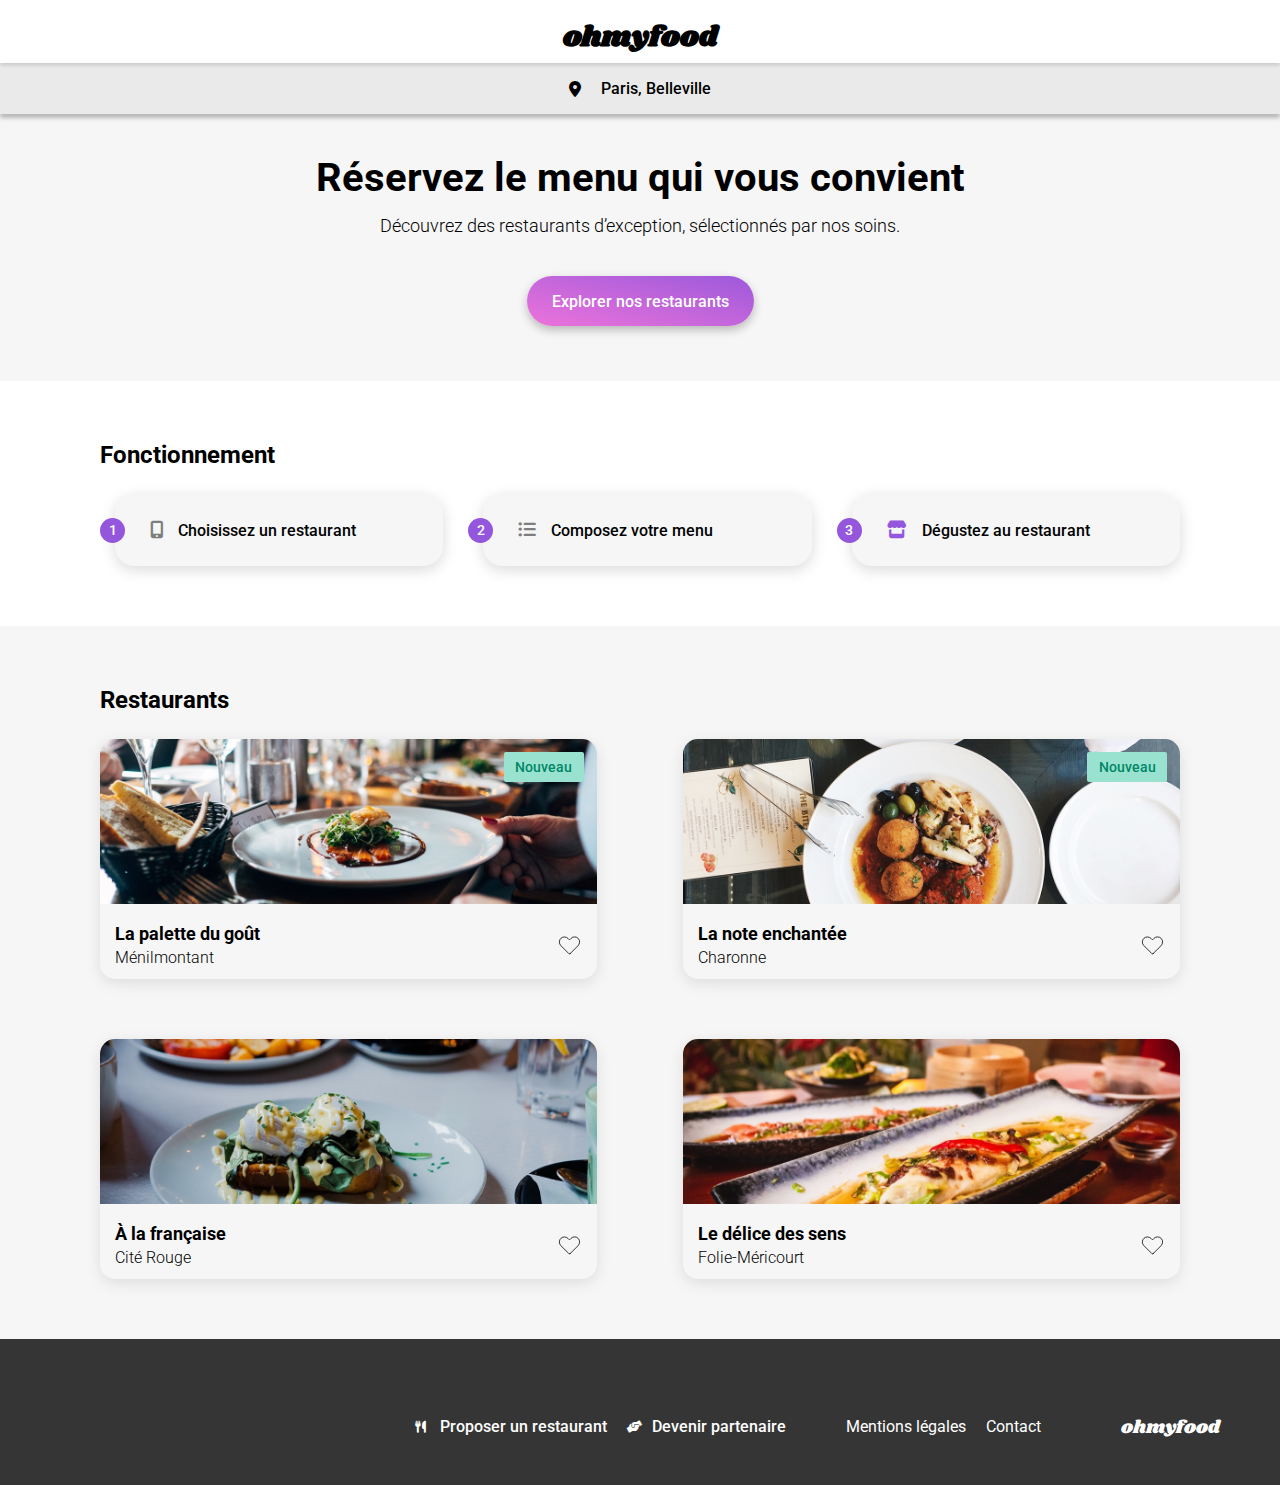
<file: index.html>
<!DOCTYPE html>
<html lang="fr">
    <head>
        <meta charset="UTF-8">
        <meta name="viewport" content="width=device-width, initial-scale=1.0">
        <title>Oh My Food</title>
        <link rel="preconnect" href="https://fonts.gstatic.com" crossorigin>
        <link rel="stylesheet" href="https://fonts.googleapis.com/css2?family=Roboto:wght@300;400;500;600;700&family=Shrikhand&display=swap">
        <link rel="stylesheet" href="https://cdnjs.cloudflare.com/ajax/libs/font-awesome/6.0.0/css/all.min.css">
        <link rel="stylesheet" href="./assets/css/style.css">
        <link rel="stylesheet" href="./assets/css/homepage.css">
    </head>
    <body>
        <header class="homepage-header flex-center-center-col">
            <div class="header-title flex-center-center">
                <h1>ohmyfood</h1>
            </div>
            <div class="header-location flex-center-center">
                <i class="fa-solid fa-location-dot"></i>
                <p>Paris, Belleville</p>
            </div>
        </header>
        <main>
            <div class="loader-container loader-3000">
                <div class="loader">
                    <p class="slideIn-200">Oh</p>
                    <p class="slideIn-400">My</p>
                    <p class="slideIn-600">Food</p>
                </div>
            </div>
            <section class="homepage-call-to-action homepage-contrast-background flex-center-center-col">
                <div class="call-to-action-txt flex-center-center-col">
                    <h2>Réservez le menu qui vous convient</h2>
                    <p>Découvrez des restaurants d’exception, sélectionnés par nos soins.</p>
                </div>
                <a href="#restaurants" class="gradient-button">Explorer nos restaurants</a>
            </section>
            <section class="process-presentation-container flex-center-center">
                <div class="process-presentation flex-center-start-col">
                    <h2>Fonctionnement</h2>
                    <div class="process-steps flex-center-center-col">
                        <div class="process-step flex-left-center homepage-contrast-background">
                            <span class="process-step-number flex-center-center">1</span>
                            <i class="grey-icon flex-center-center fa-solid fa-mobile-screen-button"></i>
                            <p>Choisissez un restaurant</p>                    
                        </div>
                        <div class="process-step flex-left-center homepage-contrast-background">
                            <span class="process-step-number flex-center-center">2</span>
                            <i class="grey-icon flex-center-center fa-solid fa-list-ul"></i>
                            <p>Composez votre menu</p>                    
                        </div>
                        <div class="process-step flex-left-center homepage-contrast-background">
                            <span class="process-step-number flex-center-center">3</span>
                            <i class="purple-icon flex-center-center fa-solid fa-store"></i>
                            <p>Dégustez au restaurant</p>                    
                        </div>
                    </div>
                </div>
            </section>
            <section class="homepage-contrast-background flex-center-center" id="restaurants">
                <div class="restaurants-list flex-center-start-col">
                    <h2>Restaurants</h2>
                    <div class="restaurant-cards flex-center-center-col">
                        <article class="restaurant-card">
                            <a href="./restaurants/lapalettedugout.html" class="restaurant-card-link"></a>
                            <div class="restaurant-badge flex-center-center">Nouveau</div>
                            <img src="./assets/images/restaurants/jay-wennington-N_Y88TWmGwA-unsplash.jpg"
                                    class="cards-img img-cover-center"
                                    alt="Plates and bread bucket on a restaurant table">
                            <div class="restaurant-infos flex-center-center">
                                <div class="restaurant-txt">
                                    <h3>La palette du goût</h3>
                                    <p>Ménilmontant</p>
                                </div>
                                <div class="restaurant-save">
                                    <input type="checkbox" id="heart-1st-restaurant">
                                    <label for="heart-1st-restaurant">
                                        <svg class="heart-unchecked" xmlns="http://www.w3.org/2000/svg" viewBox="0 0 256 256">
                                            <path d="M133.7,211.9l81-81c19.9-20,22.8-52.7,4-73.6a52,52,0,0,0-75.5-2.1L128,70.5,114.9,57.3c-20-19.9-52.7-22.8-73.6-4a52,52,0,0,0-2.1,75.5l83.1,83.1A8.1,8.1,0,0,0,133.7,211.9Z"
                                            fill="none" stroke="#000" stroke-linecap="round" stroke-linejoin="round" stroke-width="8"/>
                                        </svg>
                                        <svg class="heart-checked" xmlns="http://www.w3.org/2000/svg" viewBox="0 0 256 256">
                                            <defs>
                                                <linearGradient id="Gradient1">
                                                    <stop class="heart-gradient-top" offset="0%" />
                                                    <stop class="heart-gradient-bottom" offset="100%" />
                                                </linearGradient>
                                            </defs>
                                            <path id="heart-checked-1" class="heart-checked" fill="url(#Gradient1)" d="M133.7,211.9l81-81c19.9-20,22.8-52.7,4-73.6a52,52,0,0,0-75.5-2.1L128,70.5,114.9,57.3c-20-19.9-52.7-22.8-73.6-4a52,52,0,0,0-2.1,75.5l83.1,83.1A8.1,8.1,0,0,0,133.7,211.9Z"/>
                                        </svg> 
                                    </label>
                                </div>
                            </div>
                        </article>
                        <article class="restaurant-card">
                            <a href="./restaurants/lanotenechantee.html" class="restaurant-card-link"></a>
                            <div class="restaurant-badge flex-center-center">Nouveau</div>
                            <img src="./assets/images/restaurants/stil-u2Lp8tXIcjw-unsplash.jpg"
                                    class="cards-img img-cover-center"
                                    alt="Plate and restaurant menu on a restaurant table">
                            <div class="restaurant-infos flex-center-center">
                                <div class="restaurant-txt">
                                    <h3>La note enchantée</h3>
                                    <p>Charonne</p>
                                </div>
                                <div class="restaurant-save">
                                    <input type="checkbox" id="heart-2nd-restaurant">
                                    <label for="heart-2nd-restaurant">
                                        <svg class="heart-unchecked" xmlns="http://www.w3.org/2000/svg" viewBox="0 0 256 256">
                                            <path d="M133.7,211.9l81-81c19.9-20,22.8-52.7,4-73.6a52,52,0,0,0-75.5-2.1L128,70.5,114.9,57.3c-20-19.9-52.7-22.8-73.6-4a52,52,0,0,0-2.1,75.5l83.1,83.1A8.1,8.1,0,0,0,133.7,211.9Z"
                                            fill="none" stroke="#000" stroke-linecap="round" stroke-linejoin="round" stroke-width="8"/>
                                        </svg>
                                        <svg class="heart-checked" xmlns="http://www.w3.org/2000/svg" viewBox="0 0 256 256">
                                            <defs>
                                                <linearGradient id="Gradient2">
                                                    <stop class="heart-gradient-top" offset="0%" />
                                                    <stop class="heart-gradient-bottom" offset="100%" />
                                                </linearGradient>
                                            </defs>
                                            <path id="heart-checked-2" class="heart-checked" fill="url(#Gradient2)" d="M133.7,211.9l81-81c19.9-20,22.8-52.7,4-73.6a52,52,0,0,0-75.5-2.1L128,70.5,114.9,57.3c-20-19.9-52.7-22.8-73.6-4a52,52,0,0,0-2.1,75.5l83.1,83.1A8.1,8.1,0,0,0,133.7,211.9Z"/>
                                        </svg>
                                    </label>
                                </div>
                            </div>
                        </article>
                        <article class="restaurant-card">
                            <a href="./restaurants/alafrancaise.html" class="restaurant-card-link"></a>
                            <div class="none restaurant-badge flex-center-center">Nouveau</div>
                            <img src="./assets/images/restaurants/toa-heftiba-DQKerTsQwi0-unsplash.jpg"
                                    class="cards-img img-cover-center"
                                    alt="Eggs on bread on a restaurant table">
                            <div class="restaurant-infos flex-center-center">
                                <div class="restaurant-txt">
                                    <h3>À la française</h3>
                                    <p>Cité Rouge</p>
                                </div>
                                <div class="restaurant-save">
                                    <input type="checkbox" id="heart-3rd-restaurant">
                                    <label for="heart-3rd-restaurant">
                                        <svg class="heart-unchecked" xmlns="http://www.w3.org/2000/svg" viewBox="0 0 256 256">
                                            <path d="M133.7,211.9l81-81c19.9-20,22.8-52.7,4-73.6a52,52,0,0,0-75.5-2.1L128,70.5,114.9,57.3c-20-19.9-52.7-22.8-73.6-4a52,52,0,0,0-2.1,75.5l83.1,83.1A8.1,8.1,0,0,0,133.7,211.9Z"
                                            fill="none" stroke="#000" stroke-linecap="round" stroke-linejoin="round" stroke-width="8"/>
                                        </svg>
                                        <svg class="heart-checked" xmlns="http://www.w3.org/2000/svg" viewBox="0 0 256 256">
                                            <defs>
                                                <linearGradient id="Gradient3">
                                                <stop class="heart-gradient-top" offset="0%" />
                                                <stop class="heart-gradient-bottom" offset="100%" />
                                                </linearGradient>
                                            </defs>
                                            <path id="heart-checked-3" class="heart-checked" fill="url(#Gradient3)" d="M133.7,211.9l81-81c19.9-20,22.8-52.7,4-73.6a52,52,0,0,0-75.5-2.1L128,70.5,114.9,57.3c-20-19.9-52.7-22.8-73.6-4a52,52,0,0,0-2.1,75.5l83.1,83.1A8.1,8.1,0,0,0,133.7,211.9Z"/>
                                        </svg>
                                    </label>
                                </div>
                            </div>
                        </article>
                        <article class="restaurant-card">
                            <a href="./restaurants/ledelicedessens.html" class="restaurant-card-link"></a>
                            <div class="none restaurant-badge flex-center-center">Nouveau</div>
                            <img src="./assets/images/restaurants/louis-hansel-shotsoflouis-qNBGVyOCY8Q-unsplash.jpg"
                                    class="cards-img img-cover-center"
                                    alt="Restaurant plates filled woth fish and other ingredients">
                            <div class="restaurant-infos flex-center-center">
                                <div class="restaurant-txt">
                                    <h3>Le délice des sens</h3>
                                    <p>Folie-Méricourt</p>
                                </div>
                                <div class="restaurant-save">
                                    <input type="checkbox" id="heart-4th-restaurant">
                                    <label for="heart-4th-restaurant">
                                        <svg class="heart-unchecked" xmlns="http://www.w3.org/2000/svg" viewBox="0 0 256 256">
                                            <path d="M133.7,211.9l81-81c19.9-20,22.8-52.7,4-73.6a52,52,0,0,0-75.5-2.1L128,70.5,114.9,57.3c-20-19.9-52.7-22.8-73.6-4a52,52,0,0,0-2.1,75.5l83.1,83.1A8.1,8.1,0,0,0,133.7,211.9Z"
                                            fill="none" stroke="#000" stroke-linecap="round" stroke-linejoin="round" stroke-width="8"/>
                                        </svg>
                                        <svg class="heart-checked" xmlns="http://www.w3.org/2000/svg" viewBox="0 0 256 256">
                                            <defs>
                                                <linearGradient id="Gradient4">
                                                <stop class="heart-gradient-top" offset="0%" />
                                                <stop class="heart-gradient-bottom" offset="100%" />
                                                </linearGradient>
                                            </defs>
                                            <path id="heart-checked-4" class="heart-checked" fill="url(#Gradient4)" d="M133.7,211.9l81-81c19.9-20,22.8-52.7,4-73.6a52,52,0,0,0-75.5-2.1L128,70.5,114.9,57.3c-20-19.9-52.7-22.8-73.6-4a52,52,0,0,0-2.1,75.5l83.1,83.1A8.1,8.1,0,0,0,133.7,211.9Z"/>
                                        </svg>
                                    </label>
                                </div>
                            </div>
                        </article>
                    </div>
                </div>
            </section>
        </main>
        <footer class="footer-container">
            <h4>ohmyfood</h4>
            <ul class="flex-center-start-col">
                <li><a href="#" class="flex-left-center"><i class="fa-solid fa-utensils"></i>Proposer un restaurant</a></li>
                <li><a href="#" class="flex-left-center"><i class="fa-solid fa-handshake-angle"></i>Devenir partenaire</a></li>
                <li><a href="#">Mentions légales</a></li>
                <li><a href="mailto:basile.d.santos@gmail.com">Contact</a></li>
            </ul>
        </footer>
    </body>
</html>
</file>
<file: assets/css/style.css>
/********** Initialize main elements ***********/
html {
	scroll-behavior: smooth;
}

* {
    font-family: 'Roboto', sans-serif, Helvetica;
    color: #000000;
    font-weight: 300;
}

:root {
    --primary-color: #9356DC;
    --secondary-color: #FF79DA;
    --tertiary-color: #99E2D0;
    --tertiary-contrast-color: #008766;
    --background-color: #F6F6F6;
    --light-contrast-color: #FFFFFF;
    --dark-contrast-color: #353535;
    --global-padding-top-bottom: 60px;
    --global-padding-left-right: 20px;
    --section-gap: 25px;
}

body {
    margin: 0;
}

h1, h2, h3, h4, h5, h6 {
    margin: 0;
}

h1, h2, h3 {
    font-weight: 700;
}

h1 {
    font-size: 1.8em;
}

h2 {
    font-size: 1.5em;
}

h3 {
    font-size: 1.1em;
}

.homepage-contrast-background {
    background-color: #F6F6F6;
}

.flex-center-center, .gradient-button {
    display: flex;
    justify-content: center;
    align-items: center;
}

.flex-left-center {
    display: flex;
    justify-content: left;
    align-items: center;
}

.flex-right-center {
    display: flex;
    justify-content: right;
    align-items: center;
}

.flex-center-end {
    display: flex;
    justify-content: center;
    align-items: flex-end;
}

.flex-center-center-col {
    display: flex;
    justify-content: center;
    align-items: center;
    flex-direction: column;
}

.flex-center-start-col {
    display: flex;
    justify-content: center;
    align-items: flex-start;
    flex-direction: column;
}

.none {
    display: none;
}

.img-cover-center {
    object-fit: cover;
    object-position: center;
}

.gradient-button {
    width: fit-content;
    text-decoration: none;
    height: 50px;
    padding: 0 25px;
    margin: 15px;
    font-size: 1em;
    font-weight: 500;
    border: none;
    border-radius: 25px;
    color: #FFFFFF;
    background: linear-gradient(193.33deg, #9356DC -11.44%, #FF79DA 123.93%);
    box-shadow: 0px 4px 10px 0px #00000040;
    transition: 250ms ease-in;
}

.gradient-button:hover {
    filter: brightness(125%) contrast(85%);
    box-shadow: 0px 4px 15px 0px #00000040;
}

.purple-icon {
    color: var(--primary-color);
}

.grey-icon {
    color: #7E7E7E;
}

/****** Loader & dish elemens hover animation ******/
.loader-container {
    display: flex;
    justify-content: center;
    align-items: center;
    position: fixed;
    top: 0;
    width: 100vw;
    height: 100vh;
    background-color: #FFFFFF;
    z-index: 999;
    visibility: hidden;
}

.loader-container .loader p {
    font-size: 5em;
    line-height: 1;
    font-family: Shrikhand;
    margin: 0;
}

@keyframes loader {
    0% { visibility: visible; }
    99% { opacity: 1; }
    100% { opacity: 0; }
}

.loader-3000 {
    animation: 2s loader;
}

@keyframes slideInLeft {
    0% {
        margin-top: -15px;
        opacity: 0;
    }
    100%
    {
        margin-top: 0px;
        opacity: 1;
    }
}

.slideInLeft-200, .slideIn-200 {
    animation: 200ms slideInLeft;
}

.slideInLeft-400, .slideIn-400 {
    animation: 400ms slideInLeft;
}

.slideInLeft-600, .slideIn-600 {
    animation: 600ms slideInLeft;
}

.slideInLeft-200, .slideInLeft-400, .slideInLeft-600 {
    animation-delay: 2s;
}

/****** Footer style ******/
.footer-container {
    padding: var(--global-padding-left-right);
    background-color: var(--dark-contrast-color);
}

.footer-container h4, .footer-container li, .footer-container i, .footer-container a {
    color: #FFFFFF;
}

.footer-container h4 {
    font-family: Shrikhand;
    font-size: 1.15em;
}

.footer-container ul {
    list-style: none;
    padding-left: 0;
    gap: 5px;
}

.footer-container ul li:nth-child(1n + 3) a {
    font-weight: 400;
}

.footer-container ul a {
    gap: 20px;
    font-size: 1em;
    font-weight: 500;
    line-height: 1.5em;
    text-decoration: none;
}

.footer-container ul i {
    width: 5px;
    font-size: 12px;
}

/****** Desktop version ******/
@media (min-width: 1025px) {
    .footer-container {
        display: flex;
        flex-direction: row-reverse;
        align-items: center;
        gap: calc(4 * var(--global-padding-left-right));
        padding: var(--global-padding-top-bottom) 60px 30px 25px;
    }
    
    .footer-container ul {
        flex-direction: row;
        gap: 60px;
    }

    .footer-container ul li:nth-child(odd) {
        margin-right: calc(-2 * var(--global-padding-left-right));
    }
}
</file>
<file: assets/css/homepage.css>
/****** Section style ******/
section {
    padding: var(--global-padding-top-bottom)
             var(--global-padding-left-right);
}

/****** Homepage Header style ******/
.homepage-header {
    position: sticky;
    z-index: 99;
    background-color: #FFFFFF;
    box-shadow: 0px 4px 4px 0px #00000040;
}

.homepage-header .header-title {
    width: 100%;
    height: 63px;
    z-index: 1;
    box-shadow: 0px 2px 4px 0px #00000026;
}

.homepage-header .header-title h1 {
    padding-top: 10px;
    margin: 0;
    font-family: Shrikhand;
}

.homepage-header .header-location {
    width: 100%;
    background-color: #EAEAEA;
    gap: 20px;
}

.homepage-header .header-location p {
    font-weight: 500;
    font-size: 1em;
}

/****** Call to action section style ******/
.homepage-call-to-action {
    gap: var(--section-gap);
    padding: 2.5em 2em;
}

.homepage-call-to-action .call-to-action-txt {
    text-align: center;
    gap: 15px;
}

.homepage-call-to-action .call-to-action-txt h2 {
    padding: 0 25px;
    margin: 0;
}

.homepage-call-to-action .call-to-action-txt p {
    font-size: 1.1em;
    margin: 0;
}

/****** Process presentation style ******/
.process-presentation, .process-steps {
    gap: var(--section-gap);
}

.process-presentation {
    max-width: 1080px;
    width: 100%;
}

.process-steps {
    width: 100%;
}
.process-step {
    width: calc(100% - 20px);
    height: 72px;
    margin-left: 15px;
    border-radius: 20px;
    box-shadow: 0px 4px 15px 0px #00000026;
}

.process-step .process-step-number {
    width: 25px;
    height: 25px;
    margin-left: -15px;;
    font-size: 0.87em;
    font-weight: 500;
    color: #FFFFFF;
    border-radius: 25px;
    background-color: var(--primary-color);
}

.process-step i {
    padding: 0 15px 0 25px;
    font-size: 1.1em;
}

.process-step p {
    font-size: 1em;
    font-weight: 500;
}

/****** restaurants list style  ******/
.restaurants-list {
    width: 100%;
    max-width: 1080px;
    gap: var(--section-gap);
}

/*** Restaurant cards style ***/
.restaurant-card, .restaurant-card-link {
    height: 240px;
}

.restaurant-cards {
    display: flex;
    flex-direction: column;
    width: 100%;
    gap: var(--section-gap);
}

.restaurant-card {
    width: 100%;
    position: relative;
    overflow: hidden;
    text-decoration: none;
    border-radius: 15px;
    box-shadow: 0px 4px 15px 0px #0000001A;
}

.restaurant-card .restaurant-card-link {
    width: 100%;
    position: relative;
    margin-bottom: -240px;
    display: block;
    z-index: 1;
}

.restaurant-card .cards-img {        
    width: 100%;
    height: 165px;
}

.restaurant-card .restaurant-badge {
    position: absolute;
    height: 30px;
    width: 80px;
    right: 13px;
    top: 13px;
    font-size: 0.85em;
    font-weight: 500;
    border-radius: 2px;
    color: var(--tertiary-contrast-color);
    background-color: var(--tertiary-color);
    z-index: 0;
}

.restaurant-card .restaurant-infos {
    justify-content: space-between;
    padding: 15px 15px;
}

.restaurant-card .restaurant-txt {
    line-height: 1.35;
}

.restaurant-card .restaurant-txt p {
    margin: 0;
}

.restaurant-card .restaurant-save {
    width: 25px;
    height: 25px;
    z-index: 1;
}

.restaurant-card .restaurant-save input[type="checkbox"], .heart-checked {
    display: none;
}

.restaurant-card .restaurant-save input[type="checkbox"] + label, .heart-unchecked {
    display: block;
    cursor: pointer;
}

.restaurant-card .restaurant-save input[type="checkbox"] + label:hover {
    transform: scale(1.1);
}

.restaurant-card .restaurant-save input[type="checkbox"]:checked + label .heart-unchecked {
    display: none;
}

.restaurant-card .restaurant-save input[type="checkbox"]:checked + label .heart-checked {
    display: block;
}

.restaurant-card .restaurant-save input[type="checkbox"]:checked + label .heart-checked #heart-checked-1 {
    fill: url(#Gradient1);
}

.restaurant-card .restaurant-save input[type="checkbox"]:checked + label .heart-checked #heart-checked-2 {
    fill: url(#Gradient2);
}

.restaurant-card .restaurant-save input[type="checkbox"]:checked + label .heart-checked #heart-checked-3 {
    fill: url(#Gradient3);
}

.restaurant-card .restaurant-save input[type="checkbox"]:checked + label .heart-checked #heart-checked-4 {
    fill: url(#Gradient4);
}

.restaurant-card .restaurant-save input[type="checkbox"]:checked + label .heart-checked .heart-gradient-top {
    stop-color: var(--primary-color);
}

.restaurant-card .restaurant-save input[type="checkbox"]:checked + label .heart-checked .heart-gradient-bottom {
    stop-color: var(--secondary-color);
}

/****** Desktop version ******/
@media (min-width: 1025px) {
    .call-to-action-txt {
    }
    
    .call-to-action-txt h2 {
        font-size: 2.5em;
    }

    .process-steps {
        flex-direction: row;
    }

    .restaurant-cards {
        flex-direction: row;
        justify-content: space-between;
        flex-wrap: wrap;
        gap: calc(3*var(--global-padding-left-right));
    }
    
    .restaurant-cards .restaurant-card {
        width: 46%;
    }
}
</file>
